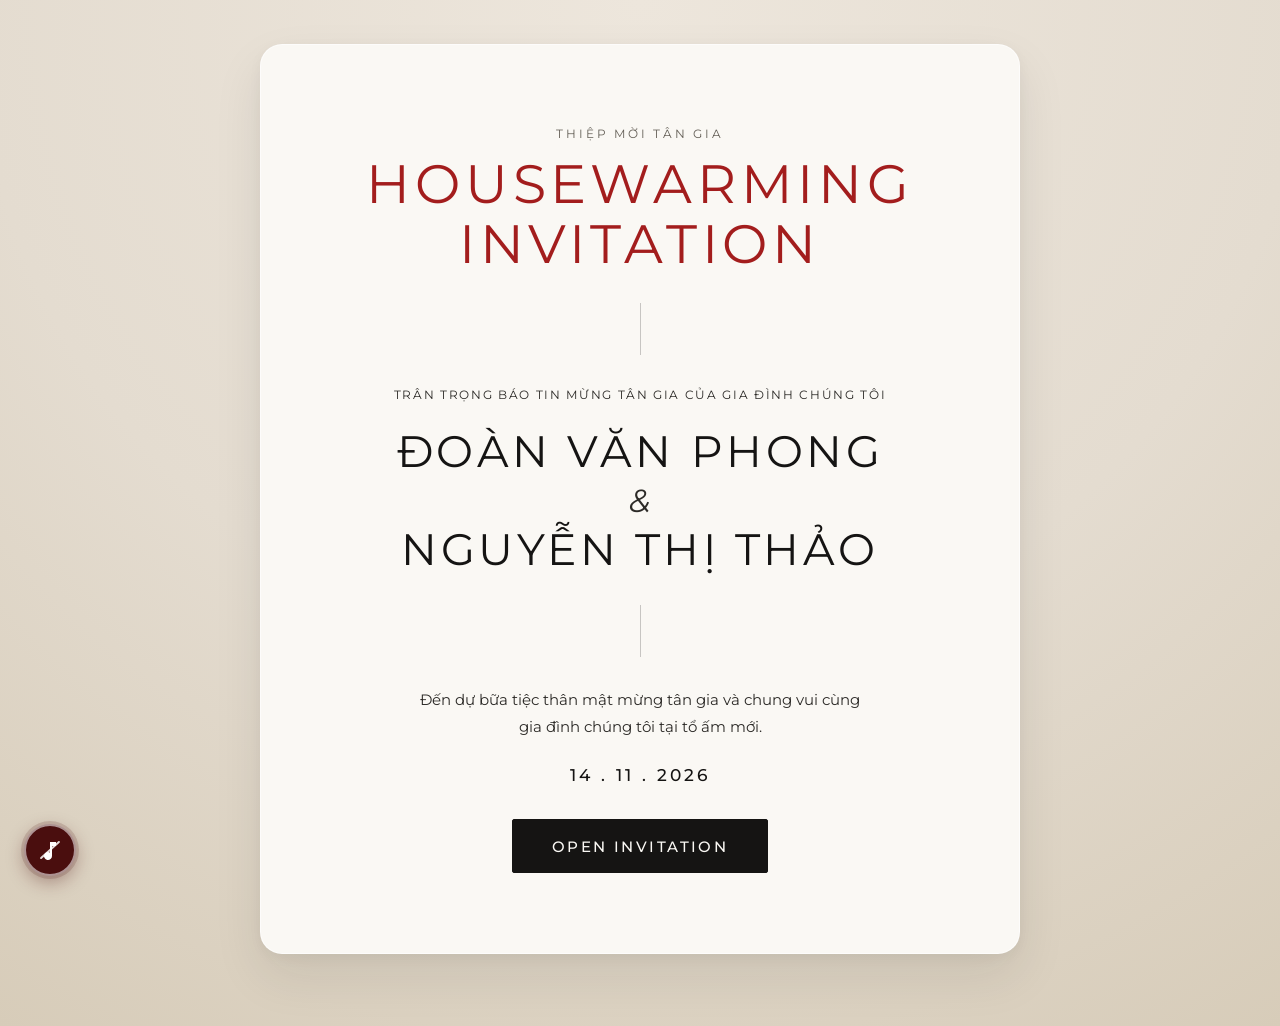
<file: index.html>
<!DOCTYPE html>
<html lang="vi">

<head>
  <meta charset="UTF-8" />
  <meta name="viewport" content="width=device-width, initial-scale=1.0" />
  <meta name="description" content="Housewarming Invitation — Đoàn Văn Phong &amp; Nguyễn Thị Thảo" />
  <title>Housewarming Invitation — Đoàn Văn Phong &amp; Nguyễn Thị Thảo</title>

  <!-- Google Fonts: Montserrat (geometric sans-serif, hỗ trợ đầy đủ tiếng Việt, có italic thật) -->
  <link rel="preconnect" href="https://fonts.googleapis.com" />
  <link rel="preconnect" href="https://fonts.gstatic.com" crossorigin />
  <link
    href="https://fonts.googleapis.com/css2?family=Montserrat:ital,wght@0,300;0,400;0,500;0,600;0,700;1,400&display=swap&subset=vietnamese"
    rel="stylesheet" />

  <link rel="stylesheet" href="css/style.css" />
  <link rel="stylesheet" href="css/responsive.css" />
  <link rel="stylesheet" href="css/animations.css" />
</head>

<body>
  <main id="app" class="invitation-canvas">
    <!-- ============================================================
           SECTION 01 — THE INVITATION (Minimalist Cover, No House Photo)
           ============================================================ -->
    <section id="section-invitation" class="editorial-section section-invitation" aria-labelledby="invitation-heading"
      data-section="invitation">
      <div class="paper-card paper-card--cover" data-animate-group>
        <div class="cover-top" data-animate-item>
          <p class="editorial-kicker" id="invitation-subtitle"></p>
          <h1 class="display-heading display-heading--cover" id="invitation-heading">
            HOUSEWARMING INVITATION
          </h1>
        </div>

        <div class="vertical-hairline" aria-hidden="true" data-animate-item></div>

        <div class="cover-hosts" data-animate-item>
          <p class="micro-caption" id="invitation-role-label"></p>
          <div class="hosts-monogram" id="invitation-hosts">
            <span class="host-name" id="invitation-host-1"></span>
            <span class="host-ampersand" id="invitation-host-sep">&amp;</span>
            <span class="host-name" id="invitation-host-2"></span>
          </div>
        </div>

        <div class="vertical-hairline" aria-hidden="true" data-animate-item></div>

        <div class="cover-bottom" data-animate-item>
          <p class="editorial-lead" id="invitation-message"></p>
          <p class="cover-date-stamp" id="invitation-date-stamp"></p>
          <div class="cover-action">
            <button type="button" class="editorial-btn editorial-btn--dark" id="open-invitation-btn"
              data-action="open-invitation">
              OPEN INVITATION
            </button>
          </div>
        </div>
      </div>
    </section>

    <!-- ============================================================
           SECTION 02 — OUR HOME (Editorial Magazine Composition)
           ============================================================ -->
    <section id="section-our-home" class="editorial-section section-our-home" aria-labelledby="our-home-heading"
      data-section="our-home">
      <div class="paper-card paper-card--editorial" data-animate-group>
        <div class="our-home-magazine">
          <header class="our-home-header" data-animate-item>
            <span class="section-numeral" id="our-home-number">02</span>
            <p class="editorial-kicker" id="our-home-eyebrow">THE NEW CHAPTER</p>
            <h2 class="display-heading display-heading--xl" id="our-home-heading">
              OUR HOME
            </h2>
            <p class="editorial-subhead" id="our-home-subtitle"></p>
          </header>

          <div class="our-home-visual" data-animate-item>
            <figure class="editorial-figure editorial-figure--magazine" id="our-home-figure"></figure>
          </div>

          <div class="our-home-story" data-animate-item>
            <div class="story-hosts-signature">
              <span class="micro-caption">GIA CHỦ</span>
              <p class="story-hosts-names" id="our-home-hosts"></p>
            </div>

            <div class="vertical-hairline vertical-hairline--short" aria-hidden="true"></div>

            <p class="body-prose" id="our-home-intro"></p>
            <p class="body-prose body-prose--muted" id="our-home-note"></p>
          </div>
        </div>
      </div>
    </section>

    <!-- ============================================================
           SECTION 03 — THE DATE (Calendar-Style Design — November 2026)
           ============================================================ -->
    <section id="section-date" class="editorial-section section-date" aria-labelledby="date-heading"
      data-section="date">
      <div class="paper-card paper-card--date" data-animate-group>
        <header class="date-header" data-animate-item>
          <span class="section-numeral" id="date-number">03</span>
          <h2 class="display-heading" id="date-heading">SAVE THE DATE</h2>
          <p class="micro-caption micro-caption--preline" id="date-invitation-lead"></p>
        </header>

        <div class="vertical-hairline" aria-hidden="true" data-animate-item></div>

        <div class="event-time-hero" data-animate-item>
          <p class="event-time-line" id="date-time-line">VÀO HỒI 16:00</p>
          <p class="event-date-line" id="date-full-line">
            THỨ BẢY | 14 . 11 . 2026
          </p>
        </div>

        <div class="vertical-hairline" aria-hidden="true" data-animate-item></div>

        <div class="calendar-atelier" data-animate-item>
          <div class="calendar-atelier__header">
            <p class="calendar-month-title" id="calendar-month-heading">
              NOVEMBER 2026
            </p>
          </div>

          <div class="calendar-weekdays" role="row" aria-label="Các thứ trong tuần">
            <span role="columnheader">T2</span>
            <span role="columnheader">T3</span>
            <span role="columnheader">T4</span>
            <span role="columnheader">T5</span>
            <span role="columnheader">T6</span>
            <span role="columnheader">T7</span>
            <span role="columnheader">CN</span>
          </div>

          <div class="calendar-dates-grid" id="calendar-grid" role="grid" aria-labelledby="calendar-month-heading">
          </div>
        </div>
      </div>
    </section>

    <!-- ============================================================
           SECTION 04 — LOCATION (Editorial Dark Atelier Card & Polaroid Frame)
           ============================================================ -->
    <section id="section-location" class="editorial-section section-location" aria-labelledby="location-heading"
      data-section="location">
      <div class="paper-card paper-card--dark-atelier" data-animate-group>
        <header class="location-header" data-animate-item>
          <span class="section-numeral section-numeral--light" id="location-number">
            04
          </span>
          <p class="editorial-kicker editorial-kicker--light" id="location-eyebrow">
            LOCATION
          </p>
          <h2 class="display-heading display-heading--light" id="location-heading">
            FIND OUR HOME
          </h2>
        </header>

        <div class="location-address-block" data-animate-item>
          <p class="location-venue-title" id="location-venue"></p>
          <address class="location-address-text" id="location-address"></address>
        </div>

        <!-- Khung ảnh Polaroid trắng lấy cảm hứng trực tiếp từ mẫu tham chiếu -->
        <div class="location-polaroid" data-animate-item>
          <figure class="editorial-figure editorial-figure--polaroid" id="location-figure"></figure>
          <div class="location-polaroid__caption">
            <p class="polaroid-title" id="polaroid-venue-title"></p>
            <p class="polaroid-subtitle" id="polaroid-address-short"></p>
          </div>
        </div>

        <div class="location-action-area" data-animate-item>
          <a id="location-maps-btn" class="editorial-btn editorial-btn--ivory" href="#" target="_blank"
            rel="noopener noreferrer">
            VIEW LOCATION
          </a>
          <p class="location-disabled-note" id="location-disabled-note" hidden></p>
        </div>
      </div>
    </section>

    <!-- ============================================================
           SECTION 05 — THANK YOU (Minimalist Closing Section, No Photo)
           ============================================================ -->
    <section id="section-thank-you" class="editorial-section section-thank-you" aria-labelledby="thank-you-heading"
      data-section="thank-you">
      <div class="paper-card paper-card--closing" data-animate-group>
        <span class="section-numeral" id="thank-you-number" data-animate-item>
          05
        </span>
        <p class="editorial-kicker" id="thank-you-subtitle" data-animate-item></p>
        <h2 class="display-heading display-heading--xl" id="thank-you-heading" data-animate-item>
          THANK YOU
        </h2>

        <div class="vertical-hairline" aria-hidden="true" data-animate-item></div>

        <p class="thank-you-prose" id="thank-you-message" data-animate-item></p>

        <div class="vertical-hairline" aria-hidden="true" data-animate-item></div>

        <div class="thank-you-signoff" data-animate-item>
          <p class="micro-caption" id="thank-you-closing-note"></p>
          <p class="closing-hosts-names" id="thank-you-hosts"></p>
        </div>
      </div>
    </section>
  </main>

  <!-- Nút phát nhạc cố định ở góc dưới bên trái màn hình -->
  <button
    type="button"
    id="music-toggle-btn"
    class="music-fab is-paused"
    aria-label="Bật / Tắt nhạc nền"
    aria-pressed="false"
    title="Bật / Tắt nhạc nền"
  >
    <svg
      class="music-fab__icon"
      viewBox="0 0 24 24"
       aria-hidden="true"
      focusable="false"
    >
      <!-- Hình nốt nhạc đơn (eighth note) màu trắng giống ảnh mẫu -->
      <path
        d="M12 4v10.55A4 4 0 1 0 14 18V8h4V4h-6Z"
        fill="currentColor"
      />
    </svg>
    <span class="music-fab__slash" aria-hidden="true"></span>
  </button>

  <audio id="bg-music" loop preload="auto"></audio>

  <script type="module" src="js/main.js"></script>
</body>

</html>
</file>
<file: css/style.css>
/* ==========================================================================
   style.css — Luxury Editorial Housewarming Invitation
   Palette: Ivory, Beige & Black (Inspired by Inkaphy Print Atelier Reference)
   ========================================================================== */

/* 1. CSS Custom Properties (Design Tokens) */
:root {
  /* Color Palette — Ivory, Beige & Black */
  --color-canvas-beige: #e4dcd0;
  --color-canvas-beige-deep: #d7ccb9;
  --color-paper-ivory: #faf8f4;
  --color-paper-warm: #f3efe7;
  --color-ink-black: #151413;
  --color-ink-charcoal: #2c2a27;
  --color-ink-muted: #656058;
  --color-ink-subtle: #8c857b;
  --color-hairline: rgba(21, 20, 19, 0.22);
  --color-hairline-soft: rgba(21, 20, 19, 0.1);
  --color-hairline-light: rgba(250, 248, 244, 0.24);

  /* Typography */
  /* Typography */
  /* Font toàn trang: Montserrat. Muốn đổi font, chỉ cần sửa 2 dòng này
     (và link Google Fonts trong index.html). */
  --font-serif: "Montserrat", "Segoe UI", Arial, sans-serif;
  /* tiêu đề, tên, ngày tháng */
  --font-sans: "Montserrat", "Segoe UI", Arial, sans-serif;
  /* nội dung */

  /* Spacing & Sizes */
  --container-width: 760px;
  --container-wide: 920px;
  --section-gap: 3.5rem;
  --card-padding-y: 4.5rem;
  --card-padding-x: 3.5rem;

  /* Borders & Shadows */
  --radius-card: 22px;
  --radius-frame: 4px;
  --shadow-paper: 0 22px 50px rgba(21, 20, 19, 0.09),
    0 4px 14px rgba(21, 20, 19, 0.04);
}

/* 2. Reset & Base */
*,
*::before,
*::after {
  box-sizing: border-box;
  margin: 0;
  padding: 0;
}

html {
  font-size: 16px;
  scroll-behavior: smooth;
  background-color: var(--color-canvas-beige);
  color: var(--color-ink-black);
  -webkit-font-smoothing: antialiased;
  -moz-osx-font-smoothing: grayscale;
}

body {
  min-height: 100vh;
  font-family: var(--font-sans);
  font-weight: 400;
  line-height: 1.65;
  color: var(--color-ink-black);
  background: radial-gradient(circle at 50% 0%,
      #ede6dc 0%,
      var(--color-canvas-beige) 55%,
      var(--color-canvas-beige-deep) 100%);
  overflow-x: hidden;
}

img {
  display: block;
  max-width: 100%;
  height: auto;
}

address {
  font-style: normal;
}

button,
a {
  font: inherit;
  color: inherit;
}

/* 3. Global Single-Page Vertical Layout */
.invitation-canvas {
  display: flex;
  flex-direction: column;
  align-items: center;
  gap: var(--section-gap);
  padding: 2.75rem 1.25rem 4.5rem;
  width: 100%;
}

.editorial-section {
  width: 100%;
  display: flex;
  justify-content: center;
}

/* Paper Card Containers */
.paper-card {
  width: 100%;
  max-width: var(--container-width);
  background-color: var(--color-paper-ivory);
  border-radius: var(--radius-card);
  box-shadow: var(--shadow-paper);
  border: 1px solid rgba(255, 255, 255, 0.65);
  padding: var(--card-padding-y) var(--card-padding-x);
  position: relative;
}

.paper-card--editorial {
  max-width: var(--container-wide);
}

.paper-card--dark-atelier {
  background-color: var(--color-ink-black);
  color: var(--color-paper-ivory);
  border-color: rgba(250, 248, 244, 0.08);
}

/* 4. Shared Editorial Typography & Dividers */
.section-numeral {
  display: inline-block;
  font-family: var(--font-serif);
  font-size: 0.85rem;
  font-weight: 500;
  letter-spacing: 0.22em;
  color: var(--color-ink-muted);
  margin-bottom: 0.5rem;
}

.section-numeral--light {
  color: rgba(250, 248, 244, 0.65);
}

.editorial-kicker {
  font-family: var(--font-sans);
  font-size: 0.72rem;
  font-weight: 400;
  letter-spacing: 0.24em;
  text-transform: uppercase;
  color: var(--color-ink-muted);
}

.editorial-kicker--light {
  color: rgba(250, 248, 244, 0.72);
}

.display-heading {
  font-family: var(--font-serif);
  font-weight: 400;
  font-size: clamp(2.1rem, 4.5vw, 3.15rem);
  line-height: 1.12;
  letter-spacing: 0.08em;
  text-transform: uppercase;
  color: var(--color-ink-black);
}

.display-heading--cover {
  font-size: clamp(2.15rem, 5vw, 3.35rem);
  letter-spacing: 0.09em;
  margin-top: 0.6rem;
  color: #a31d1d;
}

.display-heading--xl {
  font-size: clamp(2.4rem, 5.2vw, 3.6rem);
  letter-spacing: 0.08em;
}

#location-heading {
  color: #e54d42;
}

.display-heading--light {
  color: var(--color-paper-ivory);
  margin-top: 0.35rem;
}

.editorial-subhead {
  font-family: var(--font-serif);
  font-style: italic;
  font-size: clamp(1.15rem, 2.2vw, 1.4rem);
  color: var(--color-ink-muted);
  margin-top: 0.4rem;
}

.micro-caption {
  font-family: var(--font-sans);
  font-size: 0.74rem;
  font-weight: 400;
  letter-spacing: 0.14em;
  line-height: 1.75;
  text-transform: uppercase;
  color: var(--color-ink-charcoal);
}

.micro-caption--preline {
  white-space: pre-line;
}

.vertical-hairline {
  width: 1px;
  height: 52px;
  background-color: var(--color-hairline);
  margin: 1.85rem auto;
}

.vertical-hairline--short {
  height: 36px;
  margin: 1.25rem 0;
}

/* Editorial Buttons (Inspired by reference 'PHẢN HỒI' button) */
.editorial-btn {
  display: inline-flex;
  align-items: center;
  justify-content: center;
  min-height: 48px;
  padding: 0.85rem 2.4rem;
  font-family: var(--font-serif);
  font-size: 0.95rem;
  font-weight: 500;
  letter-spacing: 0.16em;
  text-transform: uppercase;
  text-decoration: none;
  border-radius: 2px;
  cursor: pointer;
  transition: background-color 0.25s ease, color 0.25s ease,
    border-color 0.25s ease, transform 0.2s ease;
}

.editorial-btn--dark {
  background-color: var(--color-ink-black);
  color: var(--color-paper-ivory);
  border: 1px solid var(--color-ink-black);
}

.editorial-btn--dark:hover,
.editorial-btn--dark:focus-visible {
  background-color: transparent;
  color: var(--color-ink-black);
}

.editorial-btn--ivory {
  background-color: var(--color-paper-ivory);
  color: var(--color-ink-black);
  border: 1px solid var(--color-paper-ivory);
}

.editorial-btn--ivory:hover,
.editorial-btn--ivory:focus-visible {
  background-color: transparent;
  color: var(--color-paper-ivory);
}

.editorial-btn--disabled,
.editorial-btn--disabled:hover,
.editorial-btn--disabled:focus-visible {
  background-color: rgba(250, 248, 244, 0.12);
  color: rgba(250, 248, 244, 0.55);
  border-color: rgba(250, 248, 244, 0.22);
  cursor: not-allowed;
  pointer-events: none;
}

/* Photographic Figures & Clearly Marked Missing-Asset Placeholders */
.editorial-figure {
  width: 100%;
  background-color: var(--color-paper-warm);
  border: 1px solid var(--color-hairline-soft);
  overflow: hidden;
  position: relative;
}

.editorial-figure img {
  width: 100%;
  height: 100%;
  object-fit: cover;
}

.photo-placeholder {
  width: 100%;
  min-height: 380px;
  padding: 2.5rem 1.75rem;
  display: flex;
  flex-direction: column;
  align-items: center;
  justify-content: center;
  text-align: center;
  gap: 1rem;
  background: linear-gradient(180deg,
      var(--color-paper-ivory) 0%,
      var(--color-paper-warm) 100%);
  border: 1px dashed rgba(21, 20, 19, 0.28);
}

.photo-placeholder__frame {
  width: 76px;
  height: 98px;
  border: 1px solid var(--color-ink-black);
  border-radius: 38px 38px 0 0;
  position: relative;
  margin-bottom: 0.25rem;
}

.photo-placeholder__frame::after {
  content: "";
  position: absolute;
  inset: 7px;
  border: 1px solid var(--color-hairline);
  border-radius: 32px 32px 0 0;
}

.photo-placeholder__badge {
  display: inline-block;
  padding: 0.25rem 0.75rem;
  font-family: var(--font-sans);
  font-size: 0.68rem;
  letter-spacing: 0.18em;
  text-transform: uppercase;
  background-color: var(--color-ink-black);
  color: var(--color-paper-ivory);
}

.photo-placeholder__title {
  font-family: var(--font-serif);
  font-size: 1.25rem;
  letter-spacing: 0.06em;
  color: var(--color-ink-black);
}

.photo-placeholder__path {
  font-family: var(--font-sans);
  font-size: 0.78rem;
  color: var(--color-ink-muted);
  max-width: 34ch;
}

.editorial-figcaption {
  padding: 0.85rem 1rem;
  font-family: var(--font-sans);
  font-size: 0.72rem;
  letter-spacing: 0.18em;
  text-transform: uppercase;
  color: var(--color-ink-muted);
  text-align: center;
  background-color: var(--color-paper-ivory);
  border-top: 1px solid var(--color-hairline-soft);
}

/* ==========================================================================
   5. SECTION 01 — THE INVITATION (Minimalist Cover)
   ========================================================================== */
.paper-card--cover {
  min-height: min(88vh, 820px);
  display: flex;
  flex-direction: column;
  align-items: center;
  justify-content: center;
  text-align: center;
  padding-block: 5rem;
}

.cover-top {
  max-width: 560px;
}

.cover-hosts {
  display: flex;
  flex-direction: column;
  align-items: center;
  gap: 1.25rem;
}

.hosts-monogram {
  display: flex;
  flex-direction: column;
  align-items: center;
  gap: 0.25rem;
}

.host-name {
  font-family: var(--font-serif);
  font-weight: 400;
  font-size: clamp(1.9rem, 4.2vw, 2.75rem);
  line-height: 1.18;
  letter-spacing: 0.08em;
  text-transform: uppercase;
  color: var(--color-ink-black);
}

.host-ampersand {
  font-family: var(--font-serif);
  font-style: italic;
  font-weight: 400;
  font-size: clamp(1.5rem, 3vw, 2rem);
  line-height: 1.1;
  color: var(--color-ink-charcoal);
  margin-block: 0.1rem;
}

.cover-bottom {
  max-width: 460px;
  display: flex;
  flex-direction: column;
  align-items: center;
  gap: 1.35rem;
}

.editorial-lead {
  font-size: 0.95rem;
  color: var(--color-ink-charcoal);
  line-height: 1.75;
}

.cover-date-stamp {
  font-family: var(--font-serif);
  font-size: 1.05rem;
  font-weight: 500;
  letter-spacing: 0.18em;
  color: var(--color-ink-black);
}

.cover-action {
  margin-top: 0.5rem;
}

/* ==========================================================================
   6. SECTION 02 — OUR HOME (Editorial Magazine Composition)
   ========================================================================== */
.our-home-magazine {
  display: grid;
  grid-template-columns: repeat(12, 1fr);
  gap: 2.5rem;
  align-items: start;
}

.our-home-header {
  grid-column: 1 / 13;
  border-bottom: 1px solid var(--color-hairline-soft);
  padding-bottom: 1.75rem;
}

.our-home-visual {
  grid-column: 1 / 8;
}

.editorial-figure--magazine .photo-placeholder {
  min-height: 440px;
}

.our-home-story {
  grid-column: 8 / 13;
  display: flex;
  flex-direction: column;
  justify-content: center;
  padding-top: 0.5rem;
}

#our-home-heading {
  color: #a31d1d;
}

.story-hosts-signature {
  display: flex;
  flex-direction: column;
  gap: 0.35rem;
}

.story-hosts-names {
  font-family: var(--font-serif);
  font-size: 1.45rem;
  letter-spacing: 0.05em;
  text-transform: uppercase;
  color: var(--color-ink-black);
}

.body-prose {
  font-size: 0.96rem;
  line-height: 1.85;
  color: var(--color-ink-charcoal);
}

.body-prose+.body-prose {
  margin-top: 1.15rem;
}

.body-prose--muted {
  font-family: var(--font-serif);
  font-style: italic;
  font-size: 1.12rem;
  color: var(--color-ink-muted);
}

/* ==========================================================================
   7. SECTION 03 — THE DATE (Calendar-Style Design — November 2026)
   ========================================================================== */
.paper-card--date {
  text-align: center;
}

.date-header {
  display: flex;
  flex-direction: column;
  align-items: center;
  gap: 0.75rem;
}

.event-time-hero {
  display: flex;
  flex-direction: column;
  align-items: center;
  gap: 0.35rem;
}

.event-time-line {
  font-family: var(--font-serif);
  font-size: clamp(1.6rem, 3.2vw, 2.2rem);
  font-weight: 500;
  letter-spacing: 0.08em;
  text-transform: uppercase;
  color: #a31d1d;
}

.event-date-line {
  font-family: var(--font-serif);
  font-size: clamp(1.6rem, 3.6vw, 2.3rem);
  font-weight: 600;
  letter-spacing: 0.06em;
  text-transform: uppercase;
  color: #a31d1d;
}

.calendar-atelier {
  max-width: 600px;
  margin-inline: auto;
  padding-top: 0.5rem;
}

.calendar-atelier__header {
  margin-bottom: 1.5rem;
}

.calendar-month-title {
  font-family: var(--font-serif);
  font-size: 1.6rem;
  font-weight: 500;
  letter-spacing: 0.18em;
  text-transform: uppercase;
  color: var(--color-ink-black);
}

.calendar-weekdays,
.calendar-dates-grid {
  display: grid;
  grid-template-columns: repeat(7, 1fr);
  align-items: center;
  justify-items: center;
}

.calendar-weekdays {
  margin-bottom: 0.75rem;
  padding-bottom: 0.65rem;
  border-bottom: 1px solid var(--color-hairline-soft);
}

.calendar-weekdays span {
  font-family: var(--font-sans);
  font-size: 0.9rem;
  font-weight: 500;
  letter-spacing: 0.08em;
  text-transform: uppercase;
  color: var(--color-ink-muted);
}

.calendar-dates-grid {
  row-gap: 0.85rem;
}

.calendar-cell {
  width: 52px;
  height: 52px;
  display: inline-flex;
  align-items: center;
  justify-content: center;
  position: relative;
  font-family: var(--font-serif);
  font-size: 1.25rem;
  font-weight: 500;
  color: var(--color-ink-black);
  z-index: 1;
}

.calendar-cell--empty {
  visibility: hidden;
  pointer-events: none;
}

/* Highlighted Day 14 — Editorial 4-Point Diamond Star Emblem from Reference */
.calendar-cell--highlighted {
  color: var(--color-paper-ivory);
  font-weight: 600;
}

.calendar-cell__star {
  position: absolute;
  inset: -3px;
  width: calc(100% + 6px);
  height: calc(100% + 6px);
  z-index: -1;
  fill: var(--color-ink-black);
  pointer-events: none;
}

.calendar-cell__number {
  position: relative;
  z-index: 2;
}

/* ==========================================================================
   8. SECTION 04 — LOCATION (Dark Atelier Card + White Polaroid Frame)
   ========================================================================== */
.paper-card--dark-atelier {
  text-align: center;
  display: flex;
  flex-direction: column;
  align-items: center;
  gap: 2.25rem;
}

.location-header {
  display: flex;
  flex-direction: column;
  align-items: center;
}

.location-address-block {
  max-width: 480px;
  display: flex;
  flex-direction: column;
  gap: 0.65rem;
}

.location-venue-title {
  font-family: var(--font-serif);
  font-size: clamp(1.45rem, 3vw, 2rem);
  letter-spacing: 0.12em;
  text-transform: uppercase;
  color: var(--color-paper-ivory);
}

.location-address-text {
  font-family: var(--font-sans);
  font-size: 0.83rem;
  letter-spacing: 0.12em;
  line-height: 1.8;
  text-transform: uppercase;
  color: rgba(250, 248, 244, 0.84);
}

/* White Polaroid Frame inside Dark Atelier Section (Matches Reference Center Card) */
.location-polaroid {
  width: 100%;
  max-width: 440px;
  background-color: var(--color-paper-ivory);
  color: var(--color-ink-black);
  padding: 1.15rem 1.15rem 1.5rem;
  border-radius: var(--radius-frame);
  box-shadow: 0 16px 36px rgba(0, 0, 0, 0.28);
}

.editorial-figure--polaroid .photo-placeholder {
  min-height: 270px;
}

.location-polaroid__caption {
  padding-top: 1.15rem;
  text-align: center;
}

.polaroid-title {
  font-family: var(--font-serif);
  font-size: 1.45rem;
  letter-spacing: 0.08em;
  text-transform: uppercase;
  color: var(--color-ink-black);
}

.polaroid-subtitle {
  font-family: var(--font-sans);
  font-size: 0.7rem;
  letter-spacing: 0.16em;
  text-transform: uppercase;
  color: var(--color-ink-muted);
  margin-top: 0.25rem;
}

.location-action-area {
  display: flex;
  flex-direction: column;
  align-items: center;
  gap: 0.75rem;
  margin-top: 0.25rem;
}

.location-disabled-note {
  font-size: 0.76rem;
  letter-spacing: 0.06em;
  color: rgba(250, 248, 244, 0.65);
  max-width: 42ch;
}

/* ==========================================================================
   9. SECTION 05 — THANK YOU (Minimalist Closing Section)
   ========================================================================== */
.paper-card--closing {
  text-align: center;
  display: flex;
  flex-direction: column;
  align-items: center;
  padding-block: 5rem;
}

#thank-you-heading {
  color: #a31d1d;
  /* <--- Màu đỏ cho chữ THANK YOU */
}

.thank-you-prose {
  max-width: 50ch;
  font-size: 0.98rem;
  line-height: 1.85;
  color: var(--color-ink-charcoal);
}

.thank-you-signoff {
  display: flex;
  flex-direction: column;
  align-items: center;
  gap: 0.75rem;
}

.closing-hosts-names {
  font-family: var(--font-serif);
  font-size: clamp(1.6rem, 3.2vw, 2.2rem);
  letter-spacing: 0.08em;
  text-transform: uppercase;
  color: var(--color-ink-black);
}

/* ==========================================================================
   10. FLOATING MUSIC BUTTON (Góc dưới bên trái như ảnh mẫu)
   ========================================================================== */
.music-fab {
  position: fixed;
  left: 1.5rem;
  bottom: 1.5rem;
  z-index: 999;
  width: 52px;
  height: 52px;
  border-radius: 50%;
  background-color: #4a0e0e;
  color: #ffffff;
  border: 2px solid rgba(255, 255, 255, 0.55);
  box-shadow: 0 6px 18px rgba(74, 14, 14, 0.36),
    0 0 0 3px rgba(74, 14, 14, 0.14);
  display: inline-flex;
  align-items: center;
  justify-content: center;
  cursor: pointer;
  padding: 0;
  transition: transform 0.25s ease, box-shadow 0.25s ease, opacity 0.25s ease;
}

.music-fab:hover,
.music-fab:focus-visible {
  transform: scale(1.06);
  outline: none;
}

.music-fab[hidden] {
  display: none !important;
}

.music-fab__icon {
  width: 24px;
  height: 24px;
  display: block;
}

/* Vạch chéo mảnh báo trạng thái đang tắt nhạc (ẩn đi khi nhạc đang phát) */
.music-fab__slash {
  position: absolute;
  width: 26px;
  height: 2px;
  background-color: rgba(255, 255, 255, 0.85);
  border-radius: 2px;
  transform: rotate(-42deg);
  transition: opacity 0.2s ease, transform 0.2s ease;
  pointer-events: none;
}

.music-fab.is-playing .music-fab__slash {
  opacity: 0;
  transform: rotate(-42deg) scaleX(0);
}

/* ==========================================================================
   10. FLOATING MUSIC BUTTON (Góc dưới bên trái như ảnh mẫu)
   ========================================================================== */
.music-fab {
  position: fixed;
  left: 1.5rem;
  bottom: 1.5rem;
  z-index: 999;
  width: 52px;
  height: 52px;
  border-radius: 50%;
  background-color: #4a0e0e;
  color: #ffffff;
  border: 2px solid rgba(255, 255, 255, 0.55);
  box-shadow: 0 6px 18px rgba(74, 14, 14, 0.36),
    0 0 0 3px rgba(74, 14, 14, 0.14);
  display: inline-flex;
  align-items: center;
  justify-content: center;
  cursor: pointer;
  padding: 0;
  transition: transform 0.25s ease, box-shadow 0.25s ease, opacity 0.25s ease;
}

.music-fab:hover,
.music-fab:focus-visible {
  transform: scale(1.06);
  outline: none;
}

.music-fab[hidden] {
  display: none !important;
}

.music-fab__icon {
  width: 24px;
  height: 24px;
  display: block;
}

/* Vạch chéo mảnh báo trạng thái đang tắt nhạc (ẩn đi khi nhạc đang phát) */
.music-fab__slash {
  position: absolute;
  width: 26px;
  height: 2px;
  background-color: rgba(255, 255, 255, 0.85);
  border-radius: 2px;
  transform: rotate(-42deg);
  transition: opacity 0.2s ease, transform 0.2s ease;
  pointer-events: none;
}

.music-fab.is-playing .music-fab__slash {
  opacity: 0;
  transform: rotate(-42deg) scaleX(0);
}
</file>
<file: css/responsive.css>
/* ==========================================================================
   responsive.css — Responsive Breakpoints (375px, 390px, 768px, 1440px)
   ========================================================================== */

/* Tablet & Below (<= 900px): Reflow Our Home editorial magazine grid into vertical stack */
@media (max-width: 900px) {
  .our-home-magazine {
    grid-template-columns: 1fr;
    gap: 2rem;
  }

  .our-home-header,
  .our-home-visual,
  .our-home-story {
    grid-column: 1 / -1;
  }

  .editorial-figure--magazine .photo-placeholder {
    min-height: 340px;
  }
}

/* Tablet Portrait (<= 768px) */
@media (max-width: 768px) {
  :root {
    --section-gap: 2.25rem;
    --card-padding-y: 3.5rem;
    --card-padding-x: 2rem;
    --radius-card: 18px;
  }

  .invitation-canvas {
    padding: 1.5rem 1rem 3rem;
  }

  .paper-card--cover {
    min-height: auto;
    padding-block: 3.75rem;
  }
}

/* Mobile Devices (375px / 390px / <= 480px) */
@media (max-width: 480px) {
  :root {
    --section-gap: 1.75rem;
    --card-padding-y: 2.75rem;
    --card-padding-x: 1.35rem;
    --radius-card: 16px;
  }

  .invitation-canvas {
    padding: 1rem 0.75rem 2.5rem;
  }

  .vertical-hairline {
    height: 40px;
    margin: 1.35rem auto;
  }

  .display-heading--cover {
    font-size: 1.6rem;
    letter-spacing: 0.04em;
  }

  .display-heading,
  .display-heading--xl {
    font-size: 1.75rem;
    letter-spacing: 0.04em;
  }

  .host-name {
    font-size: 1.45rem;
  }

  .editorial-btn {
    width: 100%;
    max-width: 280px;
    padding-inline: 1.25rem;
  }

  .photo-placeholder {
    min-height: 260px;
    padding: 2rem 1.15rem;
  }

  .editorial-figure--magazine .photo-placeholder {
    min-height: 280px;
  }

  .event-time-line {
    font-size: 1.4rem;
  }

  .event-date-line {
    font-size: 1.3rem;
    letter-spacing: 0.04em;
  }

  .calendar-month-title {
    font-size: 1.3rem;
  }

  .calendar-weekdays span {
    font-size: 0.8rem;
    letter-spacing: 0.04em;
  }

  .calendar-cell {
    width: 40px;
    height: 40px;
    font-size: 1.08rem;
  }

  .location-polaroid {
    padding: 0.85rem 0.85rem 1.25rem;
  }

  .polaroid-title {
    font-size: 1.2rem;
  }

  .music-fab {
    left: 1rem;
    bottom: 1rem;
    width: 46px;
    height: 46px;
  }

  .music-fab__icon {
    width: 21px;
    height: 21px;
  }
}

/* Wide Desktop (>= 1440px) */
@media (min-width: 1440px) {
  :root {
    --container-width: 800px;
    --container-wide: 980px;
    --section-gap: 4rem;
  }

  .invitation-canvas {
    padding-block: 3.5rem 5.5rem;
  }
}
</file>
<file: css/animations.css>
/* ==========================================================================
   animations.css — Hiệu ứng mở thiệp (Open Invitation) & Fade-in các Section
   ========================================================================== */

/* 1. Trạng thái ban đầu khi mới vào web (chưa bấm OPEN INVITATION):
      Chỉ hiện Section 01 (.section-invitation).
      Các Section 02 -> 05 ẩn hoàn toàn với opacity = 0. */
body:not(.is-invitation-opened) .invitation-canvas {
  gap: 0;
  min-height: 100vh;
  justify-content: center;
}

body:not(.is-invitation-opened) .editorial-section:not(.section-invitation) {
  opacity: 0;
  visibility: hidden;
  height: 0;
  max-height: 0;
  overflow: hidden;
  pointer-events: none;
  transform: translateY(28px);
}

/* 2. Sau khi bấm nút OPEN INVITATION (body.is-invitation-opened):
      Mở khóa các Section 02 -> 05 và chạy hiệu ứng hiện dần (fade-in) */
body.is-invitation-opened .editorial-section:not(.section-invitation) {
  opacity: 0;
  visibility: visible;
  height: auto;
  max-height: none;
  overflow: visible;
  pointer-events: auto;
  transform: translateY(28px);
  transition: opacity 0.85s cubic-bezier(0.22, 1, 0.36, 1),
    transform 0.85s cubic-bezier(0.22, 1, 0.36, 1);
}

body.is-invitation-opened .editorial-section.is-revealed {
  opacity: 1 !important;
  transform: translateY(0) !important;
}

/* Hiệu ứng Staggered Fade-in cho các phần tử con bên trong từng Section */
body.is-invitation-opened
  .editorial-section:not(.section-invitation)
  [data-animate-item] {
  opacity: 0;
  transform: translateY(18px);
  transition: opacity 0.7s cubic-bezier(0.22, 1, 0.36, 1),
    transform 0.7s cubic-bezier(0.22, 1, 0.36, 1);
}

body.is-invitation-opened
  .editorial-section.is-revealed
  [data-animate-item].is-visible {
  opacity: 1 !important;
  transform: translateY(0) !important;
}

/* Hiệu ứng xoay nhẹ cho nút nhạc khi đang phát */
@keyframes musicNoteSpin {
  0% {
    transform: rotate(0deg);
  }
  100% {
    transform: rotate(360deg);
  }
}

@keyframes musicPulseHalo {
  0%,
  100% {
    box-shadow: 0 6px 18px rgba(74, 14, 14, 0.38),
      0 0 0 3px rgba(74, 14, 14, 0.14);
  }
  50% {
    box-shadow: 0 8px 24px rgba(74, 14, 14, 0.5),
      0 0 0 8px rgba(74, 14, 14, 0.08);
  }
}

.music-fab.is-playing {
  animation: musicPulseHalo 2.6s ease-in-out infinite;
}

.music-fab.is-playing .music-fab__icon {
  animation: musicNoteSpin 6s linear infinite;
}
</file>
